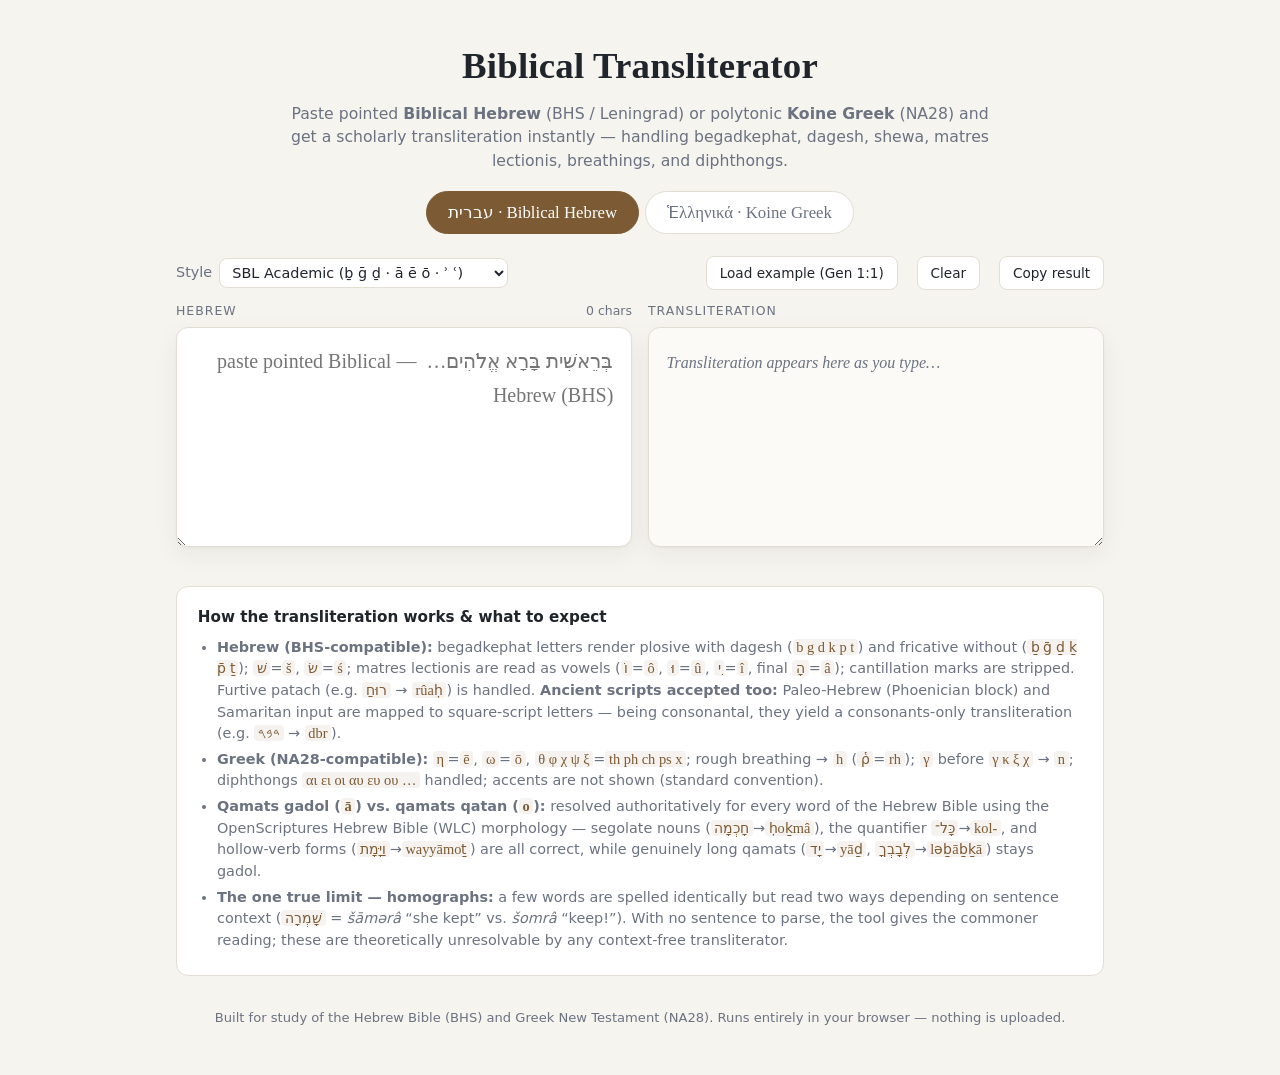
<file: biblical-transliterator/index.html>
<!DOCTYPE html>
<html lang="en">
<head>
<meta charset="utf-8">
<meta name="viewport" content="width=device-width, initial-scale=1">
<title>Biblical Transliterator — Hebrew (BHS) &amp; Koine Greek (NA28)</title>
<meta name="description" content="Automatic transliteration of pointed Biblical Hebrew (BHS) and polytonic Koine Greek (NA28). Paste a verse, get a scholarly transliteration.">
<link rel="stylesheet" href="style.css">
</head>
<body>
  <header>
    <h1>Biblical Transliterator</h1>
    <p>Paste pointed <strong>Biblical Hebrew</strong> (BHS / Leningrad) or polytonic
       <strong>Koine Greek</strong> (NA28) and get a scholarly transliteration instantly —
       handling begadkephat, dagesh, shewa, matres lectionis, breathings, and diphthongs.</p>
  </header>

  <nav class="tabs" id="tabs">
    <button data-tab="hebrew" class="active">עברית · Biblical Hebrew</button>
    <button data-tab="greek">Ἑλληνικά · Koine Greek</button>
  </nav>

  <main>
    <!-- ================= HEBREW ================= -->
    <section id="hebrew" class="panel active">
      <div class="controls">
        <label>Style
          <select id="heb-scheme">
            <option value="academic">SBL Academic (ḇ ḡ ḏ · ā ē ō · ʾ ʿ)</option>
            <option value="general">SBL General (v · sh · ts · no marks)</option>
          </select>
        </label>
        <div class="spacer"></div>
        <button class="btn" id="heb-example">Load example (Gen 1:1)</button>
        <button class="btn" id="heb-clear">Clear</button>
        <button class="btn" id="heb-copy">Copy result</button>
      </div>
      <div class="io">
        <div class="field">
          <div class="caption"><span>Hebrew</span><span class="count" id="heb-count">0 chars</span></div>
          <textarea id="heb-input" dir="rtl" lang="he" spellcheck="false"
            placeholder="בְּרֵאשִׁית בָּרָא אֱלֹהִים…  — paste pointed Biblical Hebrew (BHS)"></textarea>
        </div>
        <div class="field">
          <div class="caption"><span>Transliteration</span></div>
          <div class="output" id="heb-output" data-placeholder="Transliteration appears here as you type…"></div>
        </div>
      </div>
    </section>

    <!-- ================= GREEK ================= -->
    <section id="greek" class="panel">
      <div class="controls">
        <label>Style
          <select id="grk-scheme">
            <option value="academic">Academic (ē ō · th ph ch · h-breathing)</option>
            <option value="simple">Simplified (e o · no macrons)</option>
          </select>
        </label>
        <div class="spacer"></div>
        <button class="btn" id="grk-example">Load example (John 1:1)</button>
        <button class="btn" id="grk-clear">Clear</button>
        <button class="btn" id="grk-copy">Copy result</button>
      </div>
      <div class="io">
        <div class="field">
          <div class="caption"><span>Greek</span><span class="count" id="grk-count">0 chars</span></div>
          <textarea id="grk-input" lang="grc" spellcheck="false"
            placeholder="Ἐν ἀρχῇ ἦν ὁ λόγος…  — paste Koine Greek (NA28)"></textarea>
        </div>
        <div class="field">
          <div class="caption"><span>Transliteration</span></div>
          <div class="output" id="grk-output" data-placeholder="Transliteration appears here as you type…"></div>
        </div>
      </div>
    </section>

    <div class="notes">
      <h3>How the transliteration works &amp; what to expect</h3>
      <ul>
        <li><strong>Hebrew (BHS-compatible):</strong> begadkephat letters render plosive with
            dagesh (<code>b g d k p t</code>) and fricative without (<code>ḇ ḡ ḏ ḵ p̄ ṯ</code>);
            <code>שׁ</code>=<code>š</code>, <code>שׂ</code>=<code>ś</code>; matres lectionis are
            read as vowels (<code>וֹ</code>=<code>ô</code>, <code>וּ</code>=<code>û</code>,
            <code>ִי</code>=<code>î</code>, final <code>ָה</code>=<code>â</code>); cantillation
            marks are stripped. Furtive patach (e.g. <code>רוּחַ</code> → <code>rûaḥ</code>) is handled.
            <strong>Ancient scripts accepted too:</strong> Paleo-Hebrew (Phoenician block) and
            Samaritan input are mapped to square-script letters — being consonantal, they yield a
            consonants-only transliteration (e.g. <code>𐤃𐤁𐤓</code> → <code>dbr</code>).</li>
        <li><strong>Greek (NA28-compatible):</strong> <code>η</code>=<code>ē</code>,
            <code>ω</code>=<code>ō</code>, <code>θ φ χ ψ ξ</code>=<code>th ph ch ps x</code>;
            rough breathing → <code>h</code> (<code>ῥ</code>=<code>rh</code>); <code>γ</code>
            before <code>γ κ ξ χ</code> → <code>n</code>; diphthongs <code>αι ει οι αυ ευ ου …</code>
            handled; accents are not shown (standard convention).</li>
        <li><strong>Qamats gadol (<code>ā</code>) vs. qamats qatan (<code>o</code>):</strong> resolved
            authoritatively for every word of the Hebrew Bible using the OpenScriptures Hebrew Bible
            (WLC) morphology — segolate nouns (<code>חָכְמָה</code>→<code>ḥoḵmâ</code>), the quantifier
            <code>כָּל־</code>→<code>kol-</code>, and hollow-verb forms (<code>וַיָּמָת</code>→<code>wayyāmoṯ</code>)
            are all correct, while genuinely long qamats (<code>יָד</code>→<code>yāḏ</code>,
            <code>לְבָבְךָ</code>→<code>ləḇāḇḵā</code>) stays gadol.</li>
        <li><strong>The one true limit — homographs:</strong> a few words are spelled identically but
            read two ways depending on sentence context (<code>שָׁמְרָה</code> = <em>šāmərâ</em> “she kept”
            vs. <em>šomrâ</em> “keep!”). With no sentence to parse, the tool gives the commoner reading;
            these are theoretically unresolvable by any context-free transliterator.</li>
      </ul>
    </div>
  </main>

  <footer>
    Built for study of the Hebrew Bible (BHS) and Greek New Testament (NA28).
    Runs entirely in your browser — nothing is uploaded.
  </footer>

  <div class="toast" id="toast">Copied</div>

  <script src="heb-qatan.js?v=8"></script>
  <script src="hebrew.js?v=8"></script>
  <script src="greek.js?v=8"></script>
  <script src="app.js?v=8"></script>
</body>
</html>
</file>
<file: biblical-transliterator/style.css>
:root {
  --bg:        #f6f4ef;
  --panel:     #ffffff;
  --ink:       #20242b;
  --muted:     #6b7280;
  --line:      #e3ded4;
  --accent:    #7c5b34;
  --accent-2:  #2f6f6a;
  --focus:     #b08755;
  --out-bg:    #fbfaf6;
  --shadow:    0 1px 2px rgba(0,0,0,.04), 0 8px 24px rgba(30,30,30,.06);
  --serif: "Iowan Old Style", "Palatino Linotype", Palatino, "Book Antiqua", Georgia, serif;
  --sans:  system-ui, -apple-system, "Segoe UI", Roboto, Helvetica, Arial, sans-serif;
  --mono:  "SBL Hebrew", "Ezra SIL", "Cardo", "Times New Roman", serif;
}
@media (prefers-color-scheme: dark) {
  :root {
    --bg:#15171c; --panel:#1d2127; --ink:#e9e6df; --muted:#9aa1ad;
    --line:#2c313a; --accent:#cda36a; --accent-2:#6fc3bb; --focus:#cda36a;
    --out-bg:#23272f; --shadow:0 1px 2px rgba(0,0,0,.3), 0 10px 30px rgba(0,0,0,.35);
  }
}

* { box-sizing: border-box; }
html, body { margin: 0; }
body {
  background: var(--bg);
  color: var(--ink);
  font-family: var(--sans);
  line-height: 1.5;
  -webkit-font-smoothing: antialiased;
}

header {
  text-align: center;
  padding: 2.4rem 1rem 1.2rem;
}
header h1 {
  font-family: var(--serif);
  font-weight: 600;
  font-size: clamp(1.6rem, 4vw, 2.3rem);
  margin: 0;
  letter-spacing: .2px;
}
header p {
  color: var(--muted);
  margin: .5rem auto 0;
  max-width: 44rem;
  font-size: .98rem;
}

.tabs {
  display: flex;
  gap: .4rem;
  justify-content: center;
  padding: 0 1rem;
  flex-wrap: wrap;
}
.tabs button {
  font-family: var(--serif);
  font-size: 1.05rem;
  border: 1px solid var(--line);
  background: var(--panel);
  color: var(--muted);
  padding: .6rem 1.3rem;
  border-radius: 999px;
  cursor: pointer;
  transition: all .15s ease;
}
.tabs button:hover { color: var(--ink); border-color: var(--focus); }
.tabs button.active {
  color: #fff;
  background: var(--accent);
  border-color: var(--accent);
}

main {
  max-width: 60rem;
  margin: 1.4rem auto 0;
  padding: 0 1rem;
}
.panel { display: none; }
.panel.active { display: block; animation: fade .2s ease; }
@keyframes fade { from { opacity: 0; transform: translateY(4px); } to { opacity: 1; transform: none; } }

.controls {
  display: flex;
  align-items: center;
  gap: .8rem 1.2rem;
  flex-wrap: wrap;
  margin-bottom: .8rem;
}
.controls label { font-size: .9rem; color: var(--muted); display: inline-flex; align-items: center; gap: .45rem; }
.controls select {
  font: inherit;
  font-size: .9rem;
  padding: .3rem .5rem;
  border: 1px solid var(--line);
  border-radius: 8px;
  background: var(--panel);
  color: var(--ink);
}
.controls .spacer { flex: 1; }
.btn {
  font: inherit;
  font-size: .85rem;
  border: 1px solid var(--line);
  background: var(--panel);
  color: var(--ink);
  padding: .35rem .8rem;
  border-radius: 8px;
  cursor: pointer;
  transition: border-color .15s, color .15s;
}
.btn:hover { border-color: var(--focus); color: var(--accent); }

.io {
  display: grid;
  grid-template-columns: 1fr 1fr;
  gap: 1rem;
}
@media (max-width: 720px) { .io { grid-template-columns: 1fr; } }

.field { display: flex; flex-direction: column; }
.field .caption {
  font-size: .78rem;
  text-transform: uppercase;
  letter-spacing: .08em;
  color: var(--muted);
  margin-bottom: .4rem;
  display: flex;
  justify-content: space-between;
  align-items: baseline;
}
.field .caption .count { text-transform: none; letter-spacing: 0; }

textarea, .output {
  min-height: 220px;
  border: 1px solid var(--line);
  border-radius: 12px;
  padding: 1rem 1.1rem;
  background: var(--panel);
  color: var(--ink);
  box-shadow: var(--shadow);
  font-size: 1.25rem;
  line-height: 1.7;
  resize: vertical;
  width: 100%;
}
textarea { font-family: var(--mono); }
textarea:focus { outline: none; border-color: var(--focus); box-shadow: 0 0 0 3px rgba(176,135,85,.18); }
textarea[dir="rtl"] { text-align: right; }

.output {
  background: var(--out-bg);
  font-family: var(--serif);
  white-space: pre-wrap;
  word-break: break-word;
  overflow-y: auto;
}
.output:empty::before {
  content: attr(data-placeholder);
  color: var(--muted);
  font-style: italic;
  font-size: 1rem;
}

.notes {
  margin: 2.4rem auto 0;
  max-width: 60rem;
  padding: 1.2rem 1.3rem;
  background: var(--panel);
  border: 1px solid var(--line);
  border-radius: 12px;
  font-size: .9rem;
  color: var(--muted);
}
.notes h3 { margin: 0 0 .5rem; color: var(--ink); font-size: .95rem; }
.notes ul { margin: .3rem 0 0; padding-left: 1.2rem; }
.notes li { margin: .25rem 0; }
.notes code { font-family: var(--mono); color: var(--accent); background: rgba(124,91,52,.08); padding: 0 .25em; border-radius: 4px; }

footer {
  text-align: center;
  color: var(--muted);
  font-size: .82rem;
  padding: 2rem 1rem 3rem;
  max-width: 60rem;
  margin: 0 auto;
}

.toast {
  position: fixed;
  bottom: 1.4rem; left: 50%;
  transform: translateX(-50%) translateY(20px);
  background: var(--ink);
  color: var(--bg);
  padding: .55rem 1.1rem;
  border-radius: 999px;
  font-size: .85rem;
  opacity: 0;
  pointer-events: none;
  transition: opacity .2s, transform .2s;
}
.toast.show { opacity: 1; transform: translateX(-50%) translateY(0); }
</file>
